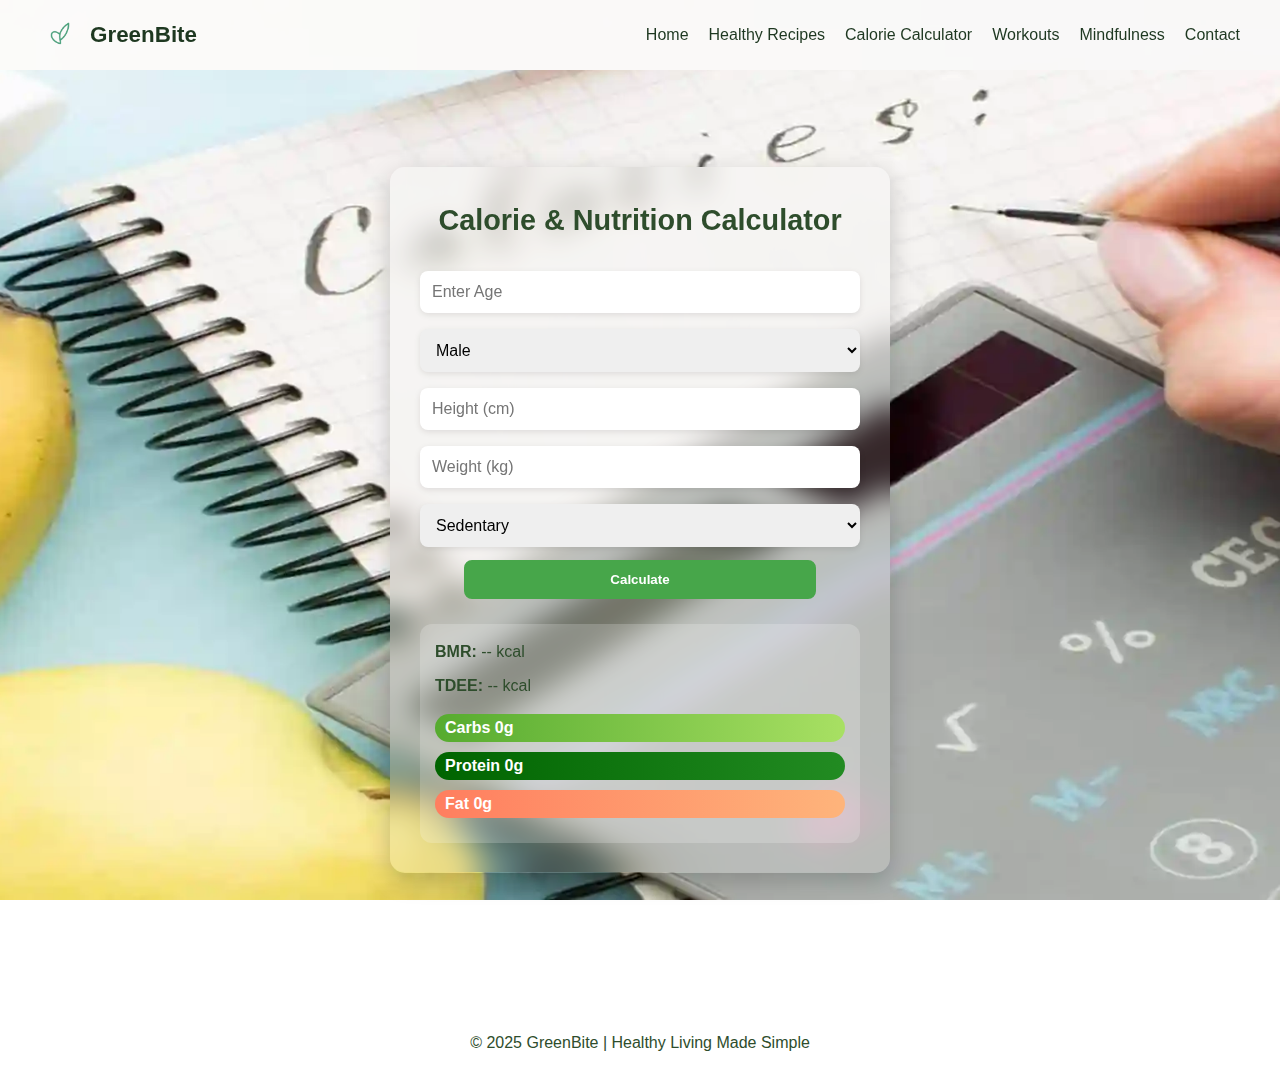
<file: calculator.html>
<!DOCTYPE html>
<html lang="en">
<head>
  <meta charset="UTF-8">
  <meta name="viewport" content="width=device-width, initial-scale=1">
  <link rel="icon" href="Images/favicon.ico" type="image/x-icon">
  <title>GreenBite - Calorie Calculator</title>
  <link rel="stylesheet" href="style.css">

  <!-- Helper so labels are accessible but don’t change your layout -->
  <style>
    .visually-hidden{
      position:absolute !important;
      width:1px;height:1px;
      margin:-1px;padding:0;border:0;
      clip:rect(0 0 0 0);clip-path:inset(50%);
      overflow:hidden;white-space:nowrap;
    }
  </style>
</head>
<body>
  <!-- Navbar -->
  <header>
    <nav class="navbar">
      <div class="logo"><img src="Images/logo.webp" alt="GreenBite logo">GreenBite</div>
      <div class="menu-toggle" id="menu-toggle">&#9776;</div>
      <ul class="nav-links" id="nav-links">
        <li><a href="index.html">Home</a></li>
        <li><a href="recipes.html">Healthy Recipes</a></li>
        <li><a href="calculator.html" class="active">Calorie Calculator</a></li>
        <li><a href="workouts.html">Workouts</a></li>
        <li><a href="mindfulness.html">Mindfulness</a></li>
        <li><a href="contact.html">Contact</a></li>
      </ul>
    </nav>
  </header>

  <!-- Calculator -->
  <section class="calculator-page">
    <div class="calculator-card">
      <h2>Calorie &amp; Nutrition Calculator</h2>

      <form id="calc-form" novalidate>
        <label for="age" class="visually-hidden">Age</label>
        <input type="number" id="age" name="age" placeholder="Enter Age" min="10" max="120" required>

        <label for="gender" class="visually-hidden">Gender</label>
        <select id="gender" name="gender">
          <option value="male">Male</option>
          <option value="female">Female</option>
        </select>

        <label for="height" class="visually-hidden">Height (cm)</label>
        <input type="number" id="height" name="height" placeholder="Height (cm)" min="50" max="250" required>

        <label for="weight" class="visually-hidden">Weight (kg)</label>
        <input type="number" id="weight" name="weight" placeholder="Weight (kg)" min="20" max="300" required>

        <label for="activity" class="visually-hidden">Activity Level</label>
        <select id="activity" name="activity">
          <option value="1.2">Sedentary</option>
          <option value="1.375">Lightly Active</option>
          <option value="1.55">Moderately Active</option>
          <option value="1.725">Very Active</option>
          <option value="1.9">Super Active</option>
        </select>

        <button type="submit" class="btn btn-primary">Calculate</button>
      </form>

      <!-- Results -->
      <div id="results" class="results-box" aria-live="polite">
        <p><strong>BMR:</strong> <span id="bmr">--</span> kcal</p>
        <p><strong>TDEE:</strong> <span id="tdee">--</span> kcal</p>

        <div class="progress-container">
          <div class="progress"><span id="carbs-bar">Carbs 0g</span></div>
          <div class="progress"><span id="protein-bar">Protein 0g</span></div>
          <div class="progress"><span id="fat-bar">Fat 0g</span></div>
        </div>
      </div>
    </div>
  </section>

  <!-- Footer -->
  <footer>
    <p>&copy; 2025 GreenBite | Healthy Living Made Simple</p>
  </footer>

  <script src="script.js"></script>
</body>
</html>
</file>
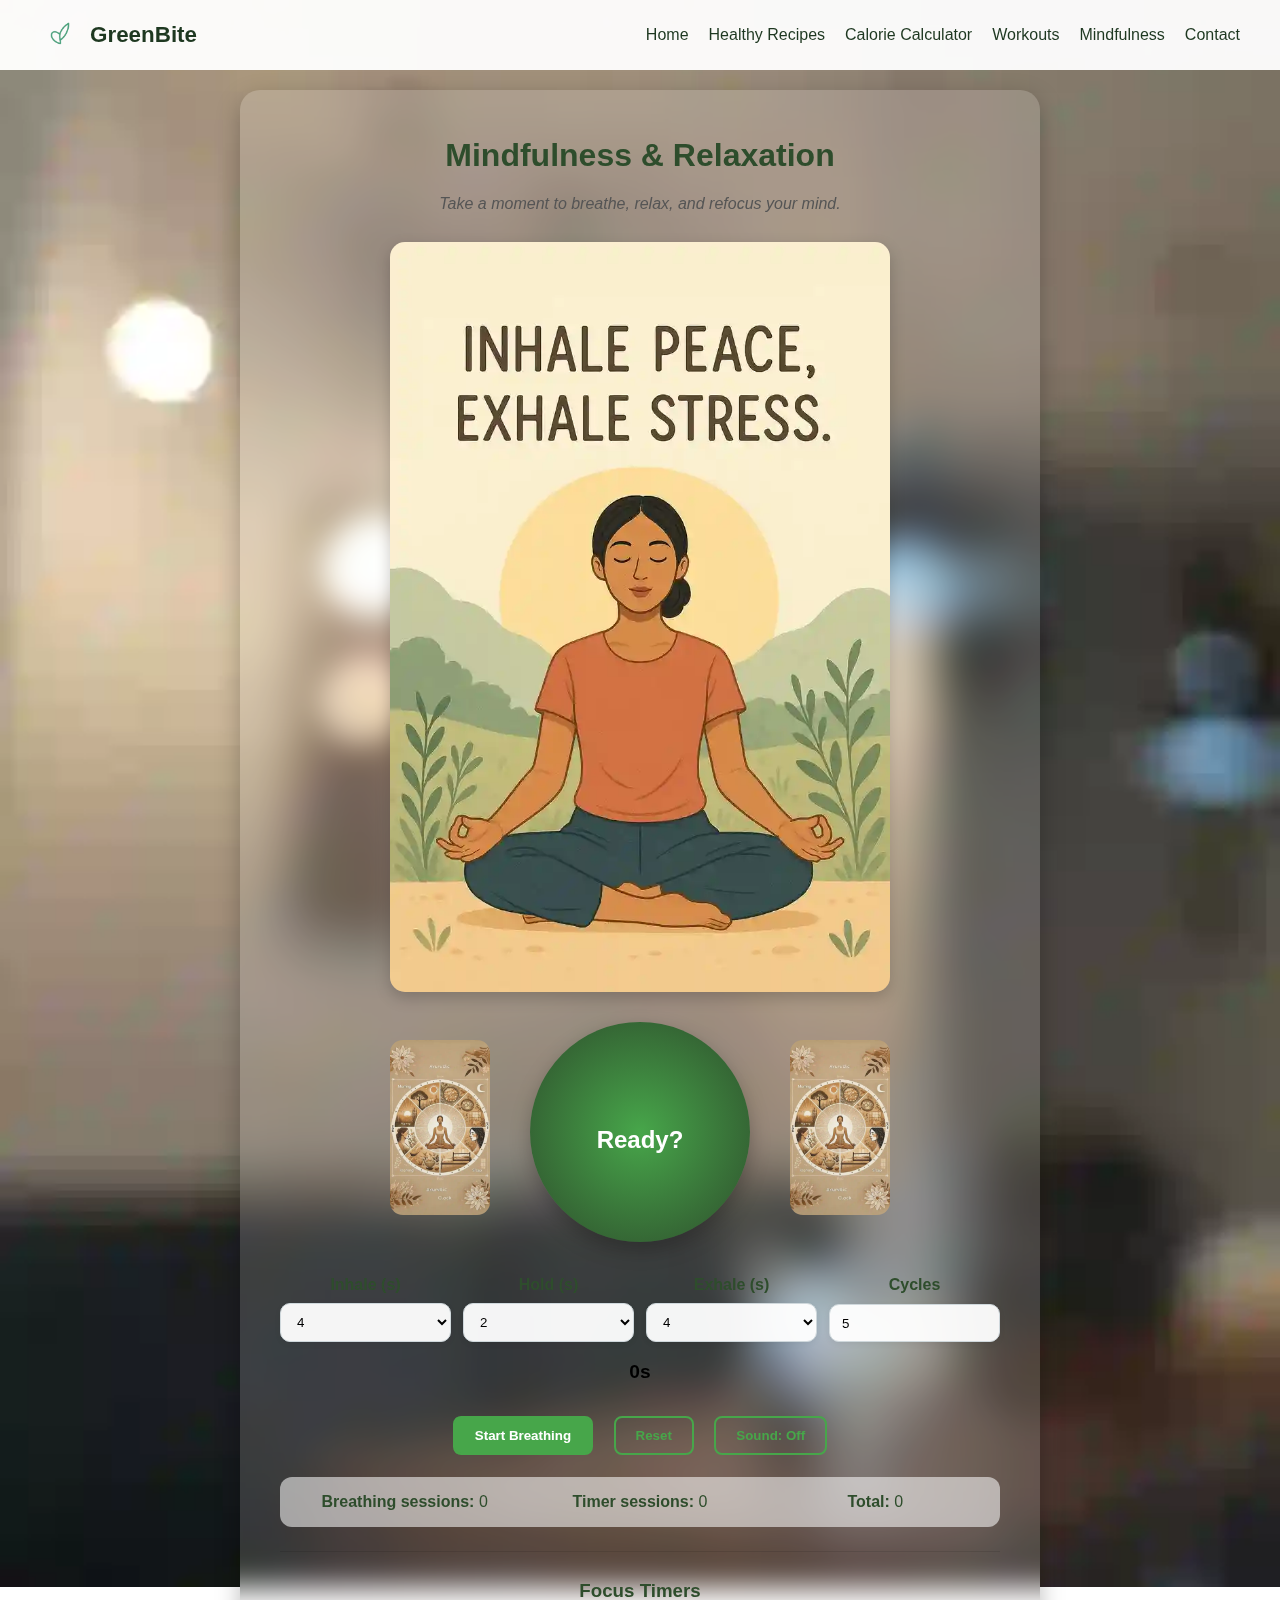
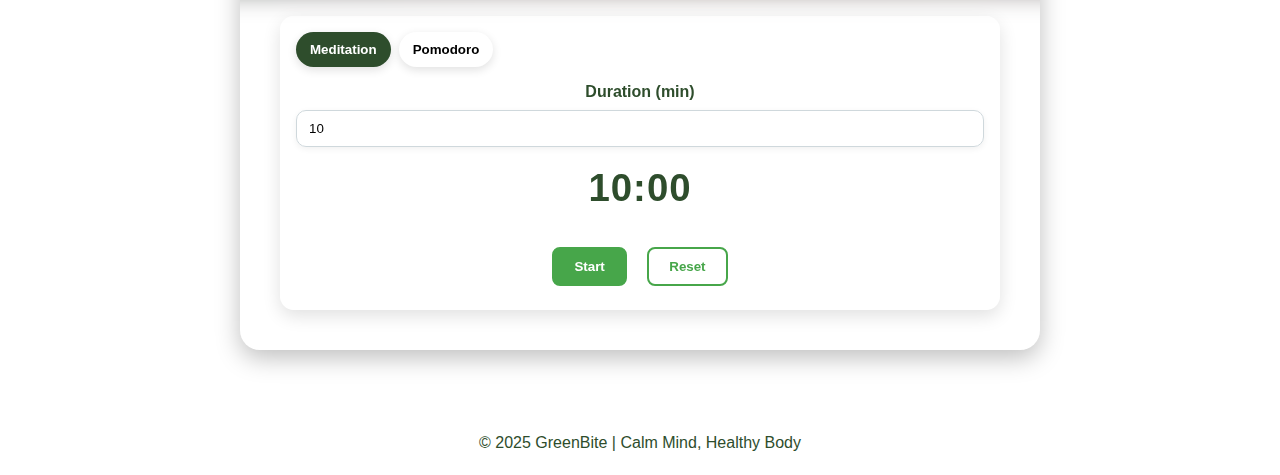
<file: mindfulness.html>
<!DOCTYPE html>
<html lang="en">
<head>
  <meta charset="UTF-8">
  <meta name="viewport" content="width=device-width, initial-scale=1.0">
  <link rel="icon" href="Images/favicon.ico" type="image/x-icon">
  <title>GreenBite - Mindfulness</title>
    <link rel="stylesheet" href="style.css">
  <link rel="manifest" href="manifest.json">
  <link rel="stylesheet" href="style.css">
</head>
<body>

  <!-- Navbar -->
  <header>
    <nav class="navbar">
      <div class="logo"><img src="Images/logo.webp" alt="">GreenBite</div>
      <div class="menu-toggle" id="menu-toggle">&#9776;</div>
      <ul class="nav-links" id="nav-links">
        <li><a href="index.html">Home</a></li>
        <li><a href="recipes.html">Healthy Recipes</a></li>
        <li><a href="calculator.html">Calorie Calculator</a></li>
        <li><a href="workouts.html">Workouts</a></li>
        <li><a href="mindfulness.html" class="active">Mindfulness</a></li>
        <li><a href="contact.html">Contact</a></li>
      </ul>
    </nav>
  </header>

  <!-- Mindfulness -->
  <section class="mindfulness-page">
    <div class="mindfulness-card">
      <h2>Mindfulness & Relaxation</h2>
      <p class="subtitle">Take a moment to breathe, relax, and refocus your mind.</p>

      <!-- Illustration -->
      <div class="mindfulness-illustration">
        <img src="Images/inhale-exhale.webp" alt="Mindful breathing illustration">
      </div>

      <!-- Breathing -->
      <div class="breathing-wrapper">
        <div class="side-img">
          <img src="Images/wellness.webp" alt="Leaf Left">
        </div>

        <div class="breathing-container">
          <div class="breathing-circle" id="breathing-circle"></div>
          <div id="breathing-text">Ready?</div>
        </div>

        <div class="side-img">
          <img src="Images/wellness.webp" alt="Leaf Right">
        </div>
      </div>

      <!-- Breathing Controls -->
      <div class="breath-controls">
        <label>Inhale (s)
          <select id="inp-inhale">
            <option>3</option><option selected>4</option><option>5</option><option>6</option>
          </select>
        </label>
        <label>Hold (s)
          <select id="inp-hold">
            <option>0</option><option selected>2</option><option>3</option>
          </select>
        </label>
        <label>Exhale (s)
          <select id="inp-exhale">
            <option>3</option><option selected>4</option><option>5</option><option>6</option>
          </select>
        </label>
        <label>Cycles
          <input type="number" id="inp-cycles" value="5" min="1" max="20">
        </label>
      </div>

      <div id="breathing-timer" aria-live="polite">0s</div>

      <div class="controls">
        <button id="start-breathing" class="btn btn-primary">Start Breathing</button>
        <button id="reset-breathing" class="btn btn-outline">Reset</button>
        <button id="toggle-sound" class="btn btn-outline">Sound: Off</button>
      </div>

      <!-- Session Stats -->
      <div class="session-stats">
        <div><strong>Breathing sessions:</strong> <span id="stat-breath">0</span></div>
        <div><strong>Timer sessions:</strong> <span id="stat-timer">0</span></div>
        <div><strong>Total:</strong> <span id="stat-total">0</span></div>
      </div>

      <!-- Ambient audio -->
      <audio id="ambient-audio" loop>
        <source src="Audio/calm-sound-lakila.mp3" type="audio/mpeg">
      </audio>

      <hr class="divider">

      <!-- Timer Tools -->
      <h3 style="color:#2e4d2c;margin-bottom:10px;">Focus Timers</h3>
      <div class="timer-tools">
        <div class="timer-tabs">
          <button class="tab active" data-tab="meditation">Meditation</button>
          <button class="tab" data-tab="pomodoro">Pomodoro</button>
        </div>

        <!-- Meditation -->
        <div id="meditation" class="timer-panel active">
          <div class="timer-row">
            <label>Duration (min)
              <input type="number" id="med-minutes" value="10" min="1" max="120">
            </label>
          </div>
          <div class="timer-display" id="med-display">10:00</div>
          <div class="controls">
            <button id="med-start" class="btn btn-primary">Start</button>
            <button id="med-reset" class="btn btn-outline">Reset</button>
          </div>
        </div>

        <!-- Pomodoro -->
        <div id="pomodoro" class="timer-panel">
          <div class="timer-grid">
            <label>Focus (min)
              <input type="number" id="pomo-focus" value="25" min="1" max="120">
            </label>
            <label>Break (min)
              <input type="number" id="pomo-break" value="5" min="1" max="60">
            </label>
            <label>Rounds
              <input type="number" id="pomo-rounds" value="4" min="1" max="12">
            </label>
          </div>
          <div class="timer-status" id="pomo-status">Focus — Round 1/4</div>
          <div class="timer-display" id="pomo-display">25:00</div>
          <div class="controls">
            <button id="pomo-start" class="btn btn-primary">Start</button>
            <button id="pomo-reset" class="btn btn-outline">Reset</button>
          </div>
        </div>
      </div>
    </div>
  </section>

  <footer>
    <p>&copy; 2025 GreenBite | Calm Mind, Healthy Body</p>
  </footer>

  <script src="script.js"></script>
</body>
</html>
</file>
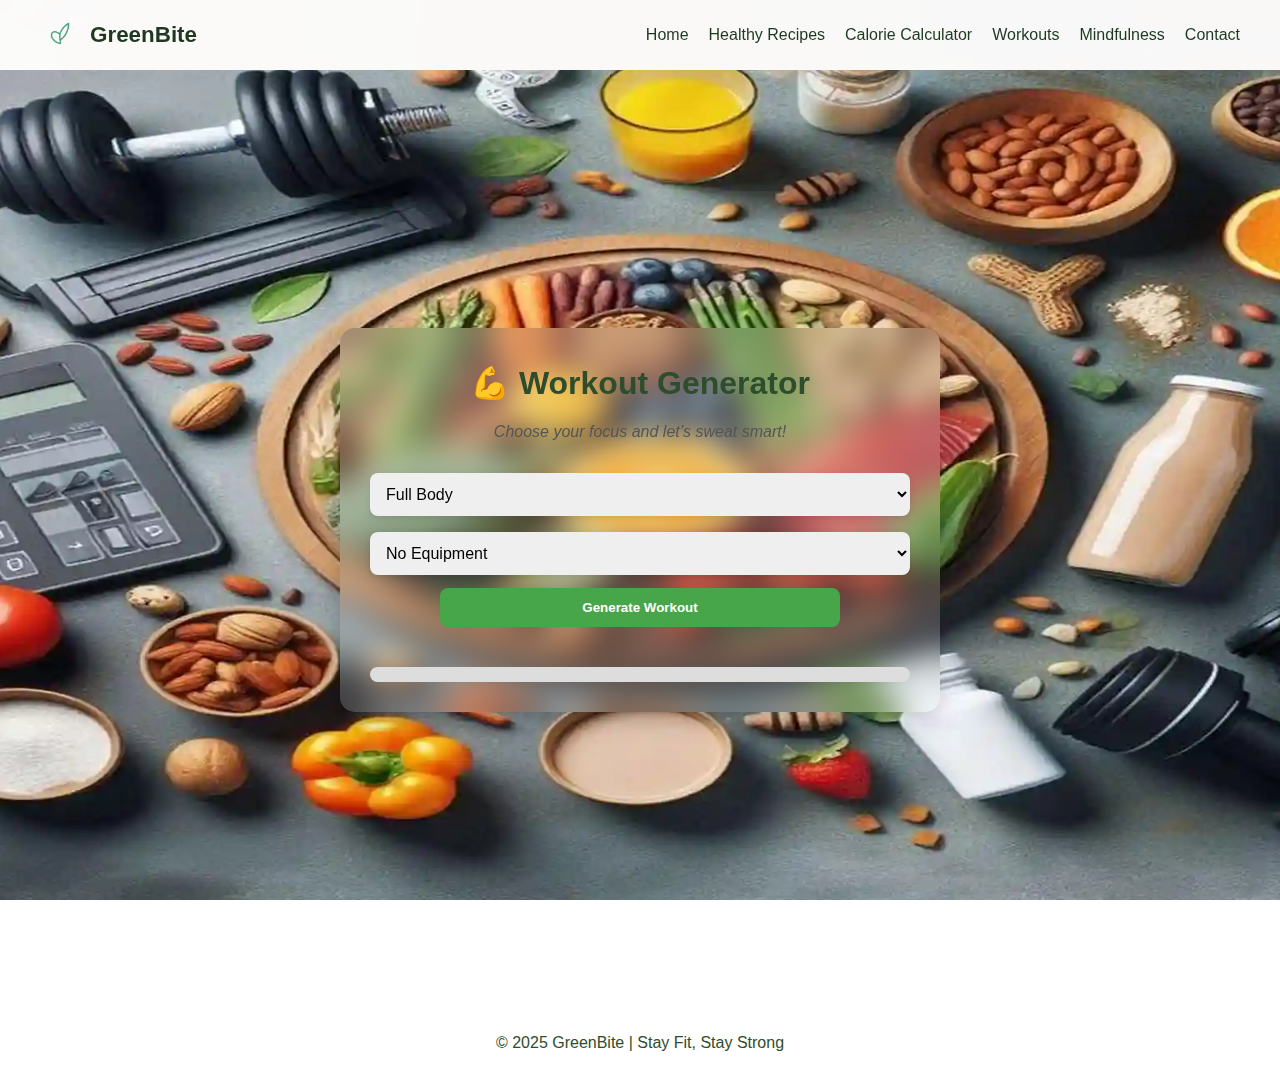
<file: workouts.html>
<!DOCTYPE html>
<html lang="en">
<head>
  <meta charset="UTF-8">
  <meta name="viewport" content="width=device-width, initial-scale=1.0">
  <link rel="icon" href="Images/favicon.ico" type="image/x-icon">
  <title>GreenBite - Workouts</title>
  <link rel="stylesheet" href="style.css">
</head>
<body>
  <!-- Navbar -->
  <header>
    <nav class="navbar">
      <div class="logo"><img src="Images/logo.webp" alt="">GreenBite</div>
      <div class="menu-toggle" id="menu-toggle">&#9776;</div>
      <ul class="nav-links" id="nav-links">
        <li><a href="index.html">Home</a></li>
        <li><a href="recipes.html">Healthy Recipes</a></li>
        <li><a href="calculator.html">Calorie Calculator</a></li>
        <li><a href="workouts.html" class="active">Workouts</a></li>
        <li><a href="mindfulness.html">Mindfulness</a></li>
        <li><a href="contact.html">Contact</a></li>
      </ul>
    </nav>
  </header>

  <!-- Workout Generator Section -->
  <section class="workouts-page">
    <div class="workout-card">
      <h2>💪 Workout Generator</h2>
      <p class="subtitle">Choose your focus and let’s sweat smart!</p>

      <form id="workout-form">
        <select id="bodypart">
          <option value="full">Full Body</option>
          <option value="arms">Arms</option>
          <option value="legs">Legs</option>
        </select>
        <select id="equipment">
          <option value="none">No Equipment</option>
          <option value="dumbbells">Dumbbells</option>
        </select>
        <button type="submit" class="btn btn-primary">Generate Workout</button>
      </form>

      <!-- Workout Results -->
      <div id="workout-plan" class="workout-plan"></div>

      <!-- Live timer / progress -->
      <div id="countdown" class="countdown"></div>
      <div id="timer-bar"><span></span></div>
    </div> <!-- /workout-card -->
  </section> <!-- /workouts-page -->

  <footer>
    <p>&copy; 2025 GreenBite | Stay Fit, Stay Strong</p>
  </footer>

  <script src="script.js"></script>
</body>
</html>
</file>
<file: style.css>
/* ======================
   GLOBAL RESET & BASE
====================== */
* {
  margin: 0;
  padding: 0;
  box-sizing: border-box;
}

body {
  font-family: "Poppins", sans-serif;
  background-image: url("Images/Blur-background.webp");
  background-size: cover;
  background-attachment: fixed;
  color: #2e4d2c;
  line-height: 1.6;
}

img {
  border-radius: 0.8rem;
  max-width: 100%;
}

h1, h2, h3, h4 {
  color: wheat;
}

/* ======================
   NAVBAR
====================== */
.navbar {
  display: flex;
  justify-content: space-between;
  align-items: center;
  padding: 15px 40px;
  background: rgba(255, 255, 255, 0.95);
  position: sticky;
  top: 0;
  z-index: 1000;
}

.logo {
  display: flex;
  align-items: center;
  font-size: 1.4em;
  font-weight: bold;
  color: #1e3821;
}

.logo img {
  width: 40px;
  margin-right: 10px;
}

.nav-links {
  list-style: none;
  display: flex;
  gap: 20px;
}

.nav-links a {
  text-decoration: none;
  color: #1e3821;
  transition: color 0.3s;
}

.nav-links a:hover {
  color: #47a64a;
}

.menu-toggle {
  display: none;
  font-size: 1.8em;
  cursor: pointer;
}

/* ======================
   BUTTONS
====================== */
.btn {
  display: inline-block;
  padding: 10px 20px;
  margin: 5px;
  border-radius: 8px;
  font-weight: bold;
  cursor: pointer;
  border: 2px solid #47a64a;
  transition: all 0.3s ease-in-out;
}

.btn-primary {
  background: #47a64a;
  color: white;
}
.btn-primary:hover {
  background: #2e4d2c;
  border-color: #2e4d2c;
}

.btn-outline {
  background: transparent;
  color: #47a64a;
}
.btn-outline:hover {
  background: #47a64a;
  color: white;
}

/* ======================
   HERO SECTION
====================== */
.hero {
  position: relative;
  height: 100vh;
  display: flex;
  flex-direction: column;
  justify-content: center;
  align-items: center;
  text-align: center;
  padding: 20px;
  overflow: hidden;
}

/* Background Video */
.hero-video {
  position: absolute;
  top: 0;
  left: 0;
  width: 100%;
  height: 100%;
  object-fit: cover;
  z-index: -2;
}

/* Dark Overlay for Readability */
.hero-overlay {
  position: absolute;
  top: 0;
  left: 0;
  width: 100%;
  height: 100%;
  background: rgba(0, 0, 0, 0.35);
  z-index: -1;
}

/* Hero Content */
.hero-content {
  position: relative;
  z-index: 1;
  max-width: 800px;
  padding: 20px;
  color: white;
  animation: fadeIn 2s ease;
}

.hero-logo {
  max-width: 180px;
  margin-bottom: 20px;
}

.hero h1 {
  font-size: 3em;
  margin-bottom: 10px;
  color: #f9f9f9;
  text-shadow: 0 2px 8px rgba(0, 0, 0, 0.4);
  transition: opacity 0.6s ease-in-out;
  min-height: 60px; /* prevents layout shift */
}

.hero p {
  font-size: 1.2em;
  margin-bottom: 20px;
  color: #f0f0f0;
}

.hero .btn {
  margin: 10px;
}

/* ======================
   HERO QUOTES
====================== */
#quotes-container {
  margin-top: 20px;
  min-height: 40px; /* prevents layout shift */
}

#quote-text {
  font-size: 1.2em;
  font-style: italic;
  color: #f9f9f9;
  opacity: 1;
  transition: opacity 0.6s ease-in-out;
}

/* ======================
   CARDS (GENERIC)
====================== */
.cards-grid {
  display: grid;
  grid-template-columns: repeat(auto-fit, minmax(280px, 1fr));
  gap: 25px;
  padding: 30px;
}

.card {
  background: white;
  border-radius: 12px;
  box-shadow: 0 4px 12px rgba(0,0,0,0.1);
  overflow: hidden;
  transition: transform 0.3s ease;
  cursor: pointer;
  display: flex;
  flex-direction: column;
}

.card:hover { transform: translateY(-8px); }

.card img {
  width: 100%;
  height: 180px;
  object-fit: cover;
}

.card-content { padding: 15px; }
.card-content h3 { margin-bottom: 10px; color: #2e4d2c; }
.card-content p { color: #555; font-size: 0.95em; }

.card-actions {
  margin-top: auto;
  padding: 15px;
  text-align: center;
}

/* ======================
   RECIPES PAGE
====================== */
.recipes-page {
  position: relative;
  min-height: 100vh;
  text-align: center;
  padding: 50px 20px;
  overflow: hidden;
}

/* Background Video */
.recipes-video {
  position: absolute;
  top: 0; left: 0;
  width: 100%; height: 100%;
  object-fit: cover;
  z-index: -2;
}

/* Overlay */
.recipes-overlay {
  position: absolute;
  top: 0; left: 0;
  width: 100%; height: 100%;
  background: rgba(0, 0, 0, 0.35);
  z-index: -1;
}

/* Content */
.recipes-content {
  position: relative;
  z-index: 1;
}

.recipes-content h2 {
  font-size: 2.5em;
  margin-bottom: 20px;
  color: #fff;
  font-weight: bold;
}

/* ======================
   RECIPE SEARCH
====================== */
#recipe-search {
  display: block;
  margin: 0 auto 20px;
  padding: 12px 18px;
  width: 60%;
  max-width: 450px;
  border: 1px solid #ccc;
  border-radius: 30px;
  outline: none;
  font-size: 1em;
  box-shadow: 0 4px 12px rgba(0,0,0,0.2);
  transition: all 0.3s;
}

#recipe-search:focus {
  border-color: #47a64a;
  box-shadow: 0 6px 16px rgba(71,166,74,0.4);
}

/* ======================
   FILTER BUTTONS
====================== */
.recipe-filters { margin-bottom: 30px; }

.filter-btn {
  background: #fff;
  border: none;
  border-radius: 25px;
  padding: 10px 18px;
  margin: 5px;
  cursor: pointer;
  font-weight: bold;
  transition: 0.3s;
  box-shadow: 0 3px 10px rgba(0,0,0,0.15);
}

.filter-btn:hover {
  background: #47a64a;
  color: white;
}

.filter-btn.active {
  background: #2e4d2c;
  color: white;
  box-shadow: 0 5px 12px rgba(0,0,0,0.2);
}

/* ======================
   RECIPE GRID
====================== */
.recipe-grid {
  display: grid;
  grid-template-columns: repeat(4, 1fr);
  gap: 25px;
  padding: 20px;
}

@media (max-width: 1200px) { .recipe-grid { grid-template-columns: repeat(3, 1fr); } }
@media (max-width: 900px)  { .recipe-grid { grid-template-columns: repeat(2, 1fr); } }
@media (max-width: 600px)  { .recipe-grid { grid-template-columns: 1fr; } }

/* ======================
   RECIPE CARDS
====================== */
.recipe-card {
  background: rgba(255, 255, 255, 0.85);
  backdrop-filter: blur(10px);
  border-radius: 18px;
  overflow: hidden;
  box-shadow: 0 6px 18px rgba(0,0,0,0.15);
  transition: transform 0.3s ease, box-shadow 0.3s ease;
  display: flex;
  flex-direction: column;
  justify-content: space-between;
}

.recipe-card:hover {
  transform: translateY(-10px);
  box-shadow: 0 12px 24px rgba(71,166,74,0.4);
}

.recipe-card img {
  width: 100%;
  height: 180px;
  object-fit: cover;
  border-bottom: 1px solid #eee;
}

.recipe-card .card-content {
  padding: 18px;
  flex-grow: 1;
  text-align: left;
}

.recipe-card h3 {
  font-size: 1.2em;
  margin-bottom: 8px;
  color: #2e4d2c;
}

.recipe-card p {
  font-size: 0.95em;
  color: #444;
}

.recipe-card .card-actions {
  padding: 18px;
  text-align: center;
}

.recipe-card .btn-primary {
  padding: 10px 20px;
  border-radius: 30px;
  font-weight: bold;
  border: none;
  cursor: pointer;
  background: linear-gradient(135deg, #47a64a, #2e4d2c);
  color: white;
  box-shadow: 0 4px 12px rgba(71,166,74,0.4);
  transition: 0.3s;
}

.recipe-card .btn-primary:hover {
  background: linear-gradient(135deg, #2e4d2c, #47a64a);
  box-shadow: 0 6px 18px rgba(71,166,74,0.6);
}

/* ======================
   MODAL
====================== */
.modal {
  display: none;
  position: fixed;
  top: 0; left: 0;
  width: 100%; height: 100%;
  background: rgba(0,0,0,0.6);
  justify-content: center;
  align-items: center;
  z-index: 2000;
}

.modal-content {
  background: white;
  padding: 25px;
  border-radius: 18px;
  max-width: 700px;
  width: 90%;
  max-height: 80vh;
  overflow-y: auto;
  animation: fadeIn 0.4s ease;
}

#close-modal {
  float: right;
  font-size: 28px;
  cursor: pointer;
  color: #333;
}
#close-modal:hover { color: #47a64a; }

.modal-content h2 { margin-bottom: 10px; color: #2e4d2c; }
.modal-content h4 { margin-top: 20px; color: #2e4d2c; }

.modal-content ul,
.modal-content ol {
  margin: 10px 0 20px;
  padding-left: 20px;
  text-align: left;
}

.modal-content table {
  width: 100%;
  border-collapse: collapse;
  margin-top: 15px;
}

.modal-content th, 
.modal-content td {
  border: 1px solid #ddd;
  padding: 10px;
  text-align: center;
}

.modal-content th {
  background: #47a64a;
  color: white;
}

/* ======================
   ANIMATIONS
====================== */
@keyframes fadeIn {
  from { opacity: 0; transform: scale(0.9); }
  to   { opacity: 1; transform: scale(1); }
}

/* ======================
   CALCULATOR PAGE
====================== */
.calculator-page {
  min-height: 100vh;
  display: flex;
  justify-content: center;
  align-items: center;
  background: url("Images/cal-lakila.webp") no-repeat center center fixed;
  background-size: cover;
  padding: 20px;
}

.calculator-card {
  background: rgba(255, 255, 255, 0.15);
  backdrop-filter: blur(15px);
  border-radius: 15px;
  padding: 30px;
  width: 100%;
  max-width: 500px;
  text-align: center;
  box-shadow: 0 8px 25px rgba(0,0,0,0.2);
  animation: slideUp 0.8s ease;
}

.calculator-card h2 {
  margin-bottom: 20px;
  font-size: 1.8em;
  color: #2e4d2c;
}

.calculator-card form input,
.calculator-card form select {
  width: 100%;
  padding: 12px;
  margin: 8px 0;
  border: none;
  border-radius: 8px;
  outline: none;
  font-size: 1em;
  box-shadow: 0 2px 6px rgba(0,0,0,0.1);
}

.calculator-card form input:focus,
.calculator-card form select:focus {
  border: 2px solid #47a64a;
}

.results-box {
  margin-top: 20px;
  padding: 15px;
  border-radius: 12px;
  background: rgba(255, 255, 255, 0.2);
  text-align: left;
}

.results-box p {
  margin-bottom: 8px;
}

.progress-container {
  margin-top: 15px;
}

.progress {
  height: 28px;
  background: #e0e0e0;
  border-radius: 14px;
  margin: 10px 0;
  overflow: hidden;
  position: relative;
}

.progress span {
  display: block;
  height: 100%;
  line-height: 28px;
  color: white;
  font-weight: bold;
  padding-left: 10px;
  transition: width 1s ease-in-out;
}

#carbs-bar   { background: linear-gradient(90deg, #56ab2f, #a8e063); }
#protein-bar { background: linear-gradient(90deg, #006400, #228b22); }
#fat-bar     { background: linear-gradient(90deg, #ff7e5f, #feb47b); }

@keyframes slideUp {
  from { opacity: 0; transform: translateY(30px); }
  to   { opacity: 1; transform: translateY(0); }
}

/* ======================
   WORKOUTS PAGE
====================== */
.workouts-page {
  min-height: 100vh;
  display: flex;
  justify-content: center;
  align-items: center;
  background: url("Images/workout-lakila.webp") no-repeat center center fixed;
  background-size: cover;
  padding: 20px;
}

.workout-card {
  background: rgba(255, 255, 255, 0.15);
  backdrop-filter: blur(15px);
  border-radius: 15px;
  padding: 30px;
  width: 100%;
  max-width: 600px;
  text-align: center;
  box-shadow: 0 8px 25px rgba(0,0,0,0.2);
  animation: fadeIn 1s ease;
}

.workout-card h2 {
  font-size: 2em;
  margin-bottom: 10px;
  color: #2e4d2c;
}

.workout-card .subtitle {
  margin-bottom: 20px;
  color: #555;
  font-style: italic;
}

.workout-card form select {
  width: 100%;
  padding: 12px;
  margin: 8px 0;
  border: none;
  border-radius: 8px;
  outline: none;
  font-size: 1em;
  box-shadow: 0 2px 6px rgba(0,0,0,0.1);
}

.workout-card form select:focus {
  border: 2px solid #47a64a;
}

.workout-plan {
  margin-top: 20px;
  display: grid;
  gap: 15px;
}

.workout-plan .exercise {
  background: #fff;
  border-radius: 10px;
  padding: 15px;
  font-weight: bold;
  box-shadow: 0 3px 10px rgba(0, 0, 0, 0.1);
  transition: transform 0.3s ease, background 0.3s ease;
}

.workout-plan .exercise:hover {
  transform: scale(1.05);
  background: #e9f9ec;
}

.countdown {
  margin-top: 15px;
  font-size: 1.2em;
  font-weight: bold;
  color: #2e4d2c;
}

#timer-bar {
  width: 100%;
  height: 15px;
  background: #ddd;
  border-radius: 8px;
  margin-top: 10px;
  overflow: hidden;
}

#timer-bar span {
  display: block;
  height: 100%;
  width: 0%;
  background: linear-gradient(90deg, #47a64a, #00c853);
  transition: width 1s linear;
}


/* Active exercise highlight + pulse animation */
.exercise.active {
  background: #e9f9ec;
  box-shadow: 0 0 0 0 rgba(71, 166, 74, 0.5);
  animation: pulse 1.2s ease-in-out infinite;
  border-left: 6px solid #47a64a;
}

@keyframes pulse {
  0%   { box-shadow: 0 0 0 0 rgba(71, 166, 74, 0.45); }
  70%  { box-shadow: 0 0 0 12px rgba(71, 166, 74, 0); }
  100% { box-shadow: 0 0 0 0 rgba(71, 166, 74, 0); }
}

/* Timer bar stays smooth while the JS sets width */
#timer-bar {
  width: 100%;
  height: 15px;
  background: #ddd;
  border-radius: 8px;
  margin-top: 10px;
  overflow: hidden;
}
#timer-bar span {
  display: block;
  height: 100%;
  width: 0%;
  background: linear-gradient(90deg, #47a64a, #00c853);
  transition: width 0.25s linear;
}


/* ======================
   MINDFULNESS PAGE
====================== */
.mindfulness-page {
  min-height: 100vh;
  display: flex;
  justify-content: center;
  align-items: center;
  background: url("Images/Blur-background.webp") no-repeat center center fixed;
  background-size: cover;
  padding: 20px;
}

.mindfulness-card {
  background: rgba(255, 255, 255, 0.15);
  backdrop-filter: blur(15px);
  border-radius: 20px;
  padding: 40px;
  max-width: 800px;
  width: 100%;
  text-align: center;
  box-shadow: 0 8px 25px rgba(0, 0, 0, 0.25);
  animation: fadeIn 1s ease;
}

.mindfulness-card h2 {
  font-size: 2em;
  color: #2e4d2c;
  margin-bottom: 10px;
}

.mindfulness-card .subtitle {
  color: #555;
  margin-bottom: 25px;
  font-style: italic;
}

.mindfulness-illustration img {
  width: 100%;
  max-width: 500px;
  border-radius: 15px;
  margin: 0 auto 20px;
  display: block;
  box-shadow: 0 6px 16px rgba(0, 0, 0, 0.2);
}

.breathing-wrapper {
  display: flex;
  justify-content: center;
  align-items: center;
  gap: 40px;
  margin: 30px 0;
}

.side-img img {
  width: 100px;
  opacity: 0.85;
  transition: transform 0.3s, opacity 0.3s;
}

.side-img img:hover {
  transform: scale(1.1) rotate(5deg);
  opacity: 1;
}

.breathing-container {
  position: relative;
  width: 220px;
  height: 220px;
}

.breathing-circle {
  width: 100%;
  height: 100%;
  border-radius: 50%;
  background: radial-gradient(circle, #47a64a, #2e4d2c);
  transform: scale(1);
  transition: transform 4s ease-in-out;
  box-shadow: 0 8px 20px rgba(0, 0, 0, 0.25);
}

#breathing-text {
  position: absolute;
  top: 45%;
  width: 100%;
  text-align: center;
  font-size: 1.5em;
  font-weight: bold;
  color: #fff;
}

#breathing-timer {
  margin-top: 15px;
  font-size: 1.2em;
  font-weight: bold;
  color: #000;
}

.controls {
  margin-top: 20px;
}

.controls button {
  margin: 8px;
}


/* ---------- Mindfulness additions ---------- */
.breath-controls {
  display: grid;
  grid-template-columns: repeat(auto-fit,minmax(140px,1fr));
  gap: 12px;
  margin: 10px 0 6px;
}
.breath-controls label {
  display: grid;
  gap: 6px;
  font-weight: 600;
  color: #2e4d2c;
}
.breath-controls select,
.breath-controls input[type="number"]{
  padding: 10px 12px;
  border-radius: 10px;
  border: 1px solid #cfd8dc;
  background: rgba(255,255,255,.95);
  outline: none;
  box-shadow: 0 2px 6px rgba(0,0,0,.06);
}

.session-stats {
  display: grid;
  grid-template-columns: repeat(auto-fit,minmax(160px,1fr));
  gap: 10px;
  margin: 14px 0 4px;
  padding: 12px;
  border-radius: 12px;
  background: rgba(255,255,255,.55);
  color:#2e4d2c;
}

.divider {
  margin: 24px 0;
  border: none;
  border-top: 1px solid rgba(0,0,0,.1);
}

/* Timer tools */
.timer-tools {
  background: rgba(255,255,255,0.15);
  backdrop-filter: blur(10px);
  border-radius: 14px;
  padding: 16px;
  box-shadow: 0 6px 18px rgba(0,0,0,.12);
}
.timer-tabs {
  display: flex;
  gap: 8px;
  margin-bottom: 12px;
}
.timer-tabs .tab {
  border: none;
  padding: 10px 14px;
  border-radius: 999px;
  background: #fff;
  font-weight: 600;
  box-shadow: 0 3px 10px rgba(0,0,0,.12);
  cursor: pointer;
}
.timer-tabs .tab.active {
  background: #2e4d2c;
  color: #fff;
}
.timer-panel { display: none; }
.timer-panel.active { display: block; }

.timer-row, .timer-grid {
  display: grid;
  gap: 10px;
  grid-template-columns: repeat(auto-fit,minmax(150px,1fr));
  margin-bottom: 10px;
}
.timer-row label, .timer-grid label {
  display: grid;
  gap: 6px;
  color:#2e4d2c; font-weight: 600;
}
.timer-row input, .timer-grid input {
  padding: 10px 12px;
  border-radius: 10px;
  border: 1px solid #cfd8dc;
  background: rgba(255,255,255,.95);
  box-shadow: 0 2px 6px rgba(0,0,0,.06);
}

.timer-display {
  font-size: 2.4rem;
  font-weight: 800;
  letter-spacing: 1px;
  color:#2e4d2c;
  text-align: center;
  margin: 6px 0 10px;
}
.timer-status {
  text-align: center;
  color:#2e4d2c;
  font-weight: 600;
  margin-bottom: 6px;
}


/* ======================
   CONTACT PAGE
====================== */
.contact-page {
  position: relative;
  min-height: 100vh;
  display: flex;
  justify-content: center;
  align-items: center;
  overflow: hidden;
}

.contact-video {
  position: absolute;
  top: 0; left: 0;
  width: 100%; height: 100%;
  object-fit: cover;
  z-index: -2;
}

.contact-overlay {
  position: absolute;
  top: 0; left: 0;
  width: 100%; height: 100%;
  background: rgba(0, 0, 0, 0.55);
  z-index: -1;
}

.contact-content {
  position: relative;
  width: 100%;
  max-width: 1000px;
  display: grid;
  gap: 30px;
  justify-items: center;
}

.contact-card,
.faq-card,
.map-card {
  background: rgba(255, 255, 255, 0.15);
  backdrop-filter: blur(15px);
  border-radius: 15px;
  padding: 25px;
  width: 100%;
  max-width: 700px;
  box-shadow: 0 8px 25px rgba(0,0,0,0.2);
  animation: fadeIn 1s ease;
}

.contact-card h2,
.faq-card h2,
.map-card h2 {
  color: #2e4d2c;
  margin-bottom: 10px;
}

.contact-card .subtitle {
  color: #555;
  margin-bottom: 20px;
}

#contact-form input,
#contact-form textarea {
  width: 100%;
  padding: 12px;
  margin: 8px 0;
  border: none;
  border-radius: 8px;
  outline: none;
  font-size: 1em;
  background: rgba(255, 255, 255, 0.9);
  box-shadow: inset 0 2px 6px rgba(0,0,0,0.1);
  transition: 0.3s;
}

#contact-form input:focus,
#contact-form textarea:focus {
  border: 2px solid #47a64a;
  box-shadow: 0 0 10px rgba(71,166,74,0.5);
}

#feedback-msg {
  margin-top: 10px;
  font-weight: bold;
  color: wheat;
}

form button {
  background: #47a64a;
  color: white;
  border: none;
  border-radius: 5px;
  padding: 10px;
  width: 80%;
  max-width: 400px;
  cursor: pointer;
  transition: background 0.3s;
}

form button:hover {
  background: #2e4d2c;
}

.accordion-btn {
  width: 100%;
  padding: 15px;
  margin: 8px 0;
  border: none;
  border-radius: 10px;
  font-weight: bold;
  text-align: left;
  cursor: pointer;
  background: #47a64a;
  color: white;
  transition: 0.3s;
}

.accordion-btn:hover {
  background: #2e4d2c;
}

.accordion-content {
  display: none;
  margin-bottom: 10px;
  padding: 10px;
  border-radius: 10px;
  background: rgba(255, 255, 255, 0.85);
  animation: fadeIn 0.5s ease;
}

.map-card iframe {
  margin-top: 10px;
  border-radius: 12px;
}

footer {
  text-align: center;
  padding: 20px;
  background: rgba(255, 255, 255, 0.95);
  margin-top: 40px;
}

/* ======================
   RESPONSIVE NAV ANIMATION
====================== */
.nav-links {
  transition: max-height 0.4s ease, opacity 0.4s ease;
  max-height: 0;
  overflow: hidden;
  opacity: 0;
}

.nav-links.open {
  display: flex;
  flex-direction: column;
  background: #fff;
  position: absolute;
  top: 70px;
  right: 20px;
  padding: 20px;
  border-radius: 8px;
  max-height: 500px;
  opacity: 1;
}

@media (min-width: 769px) {
  .nav-links {
    max-height: none;
    opacity: 1;
    display: flex;
    position: static;
    flex-direction: row;
  }
  .menu-toggle {
    display: none;
  }
}

.menu-toggle {
  display: none;
}

@media (max-width: 768px) {
  .menu-toggle {
    display: block;
  }
}

/* ======================
   DAILY TIP
====================== */
.daily-tip {
  text-align: center;
  padding: 40px 20px;
  background: rgba(255, 255, 255, 0.95);
}

.tip-card {
  max-width: 700px;
  margin: 0 auto;
  padding: 25px;
  border-radius: 12px;
  background: #f9fdf9;
  box-shadow: 0 4px 12px rgba(0,0,0,0.1);
}

.tip-card h2 {
  margin-bottom: 15px;
  color: #2e4d2c;
}

.tip-card p {
  font-size: 1.1em;
  color: #444;
}
</file>
